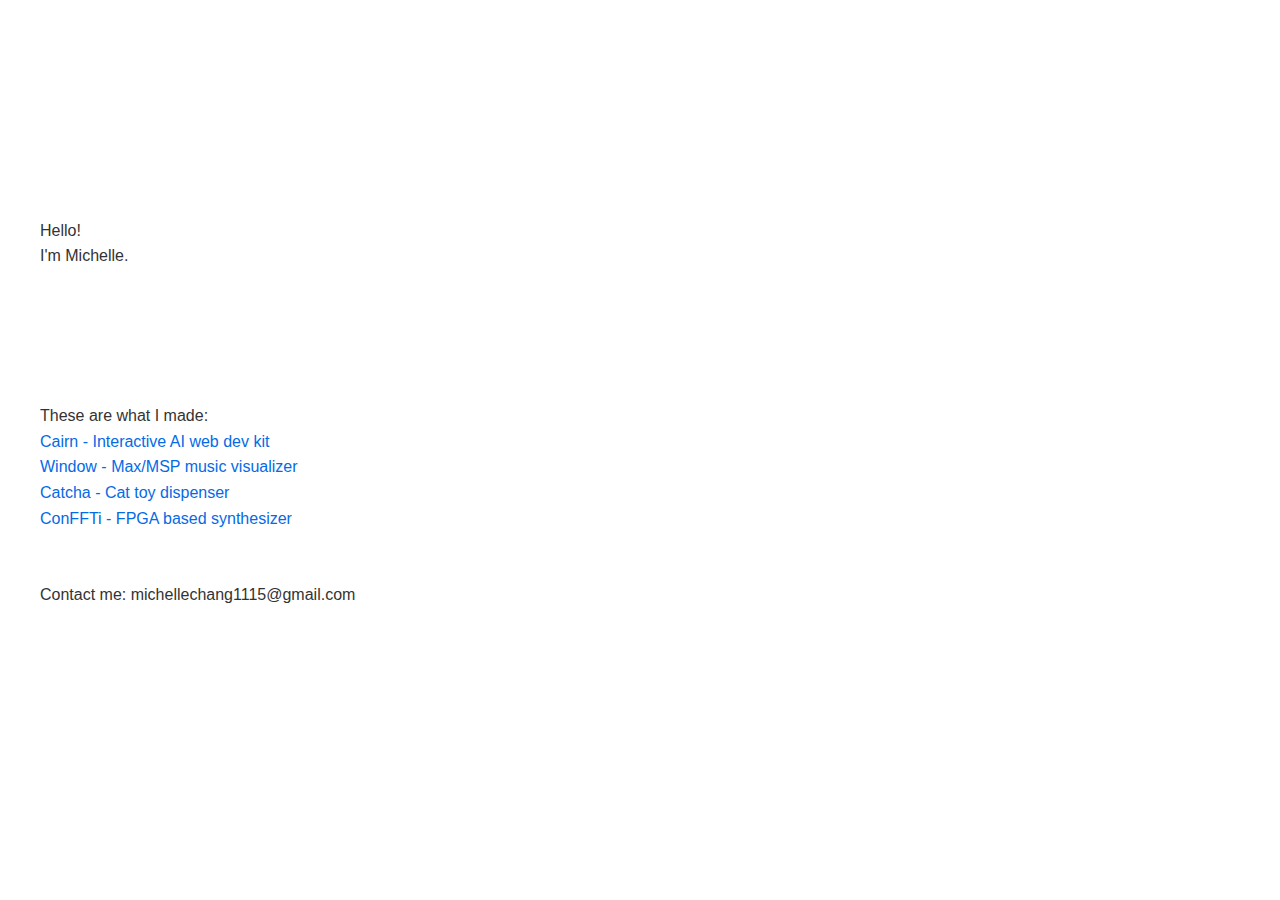
<file: index.html>
<!DOCTYPE html>
<html lang="en">
<head>
    <meta charset="UTF-8">
    <meta name="viewport" content="width=device-width, initial-scale=1.0">
    <link rel="stylesheet" href="css/style.css" /> 
    <title>MichelleC</title>
</head>
<body>

    <div class="container">
        <br>
        <br>
        <br>
        <br>
        <br>
        <br>
        <section id="about" class="about">
            <p>Hello!</p>
            <p>I'm Michelle.</p>
        </section>

        <br>
        <br>
        <br>
        <br>

        <p>These are what I made:</p>

        <a href="projects/cairn.html" class="project-link">Cairn - Interactive AI web dev kit</a>
        <br>        
        <a href="projects/window.html" class="project-link">Window - Max/MSP music visualizer</a>
        <br>        
        <a href="projects/catcha.html" class="project-link">Catcha - Cat toy dispenser</a>
        <br>        
        <a href="projects/conffti.html" class="project-link">ConFFTi - FPGA based synthesizer</a>


        <br>
        <br>
        <br>

        <p>Contact me: michellechang1115@gmail.com</p>

    </div>

</body>
</html>
</file>
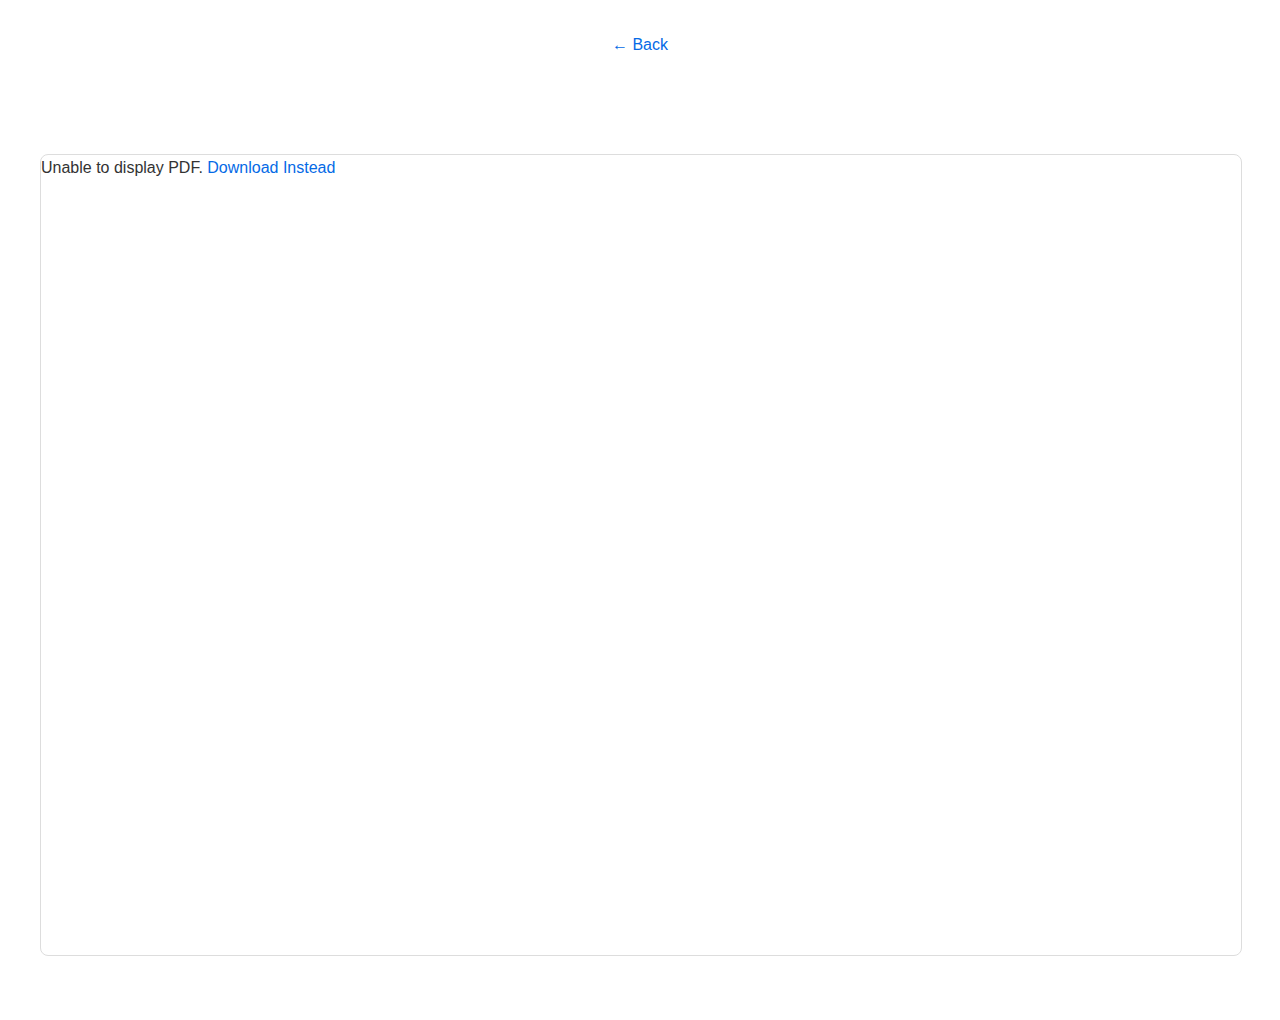
<file: projects/cairn.html>
<!DOCTYPE html>
<html lang="en">
<head>
    <meta charset="UTF-8">
    <meta name="viewport" content="width=device-width, initial-scale=1.0">
    <title>MichelleC</title>
    <link rel="stylesheet" href="../css/style.css">
</head>
<body>
    <header>
        <a href="../index.html">← Back</a>
    </header>

    <main class="container">
        <div class="pdf-container">
            <object
                data="../assets/projects/cairn.pdf"
                type="application/pdf"
                class="pdf-viewer">
                <p>Unable to display PDF. <a href="../assets/projects/cairn.pdf">Download Instead</a></p>
            </object>
        </div>
    </main>
</body>
</html>
</file>
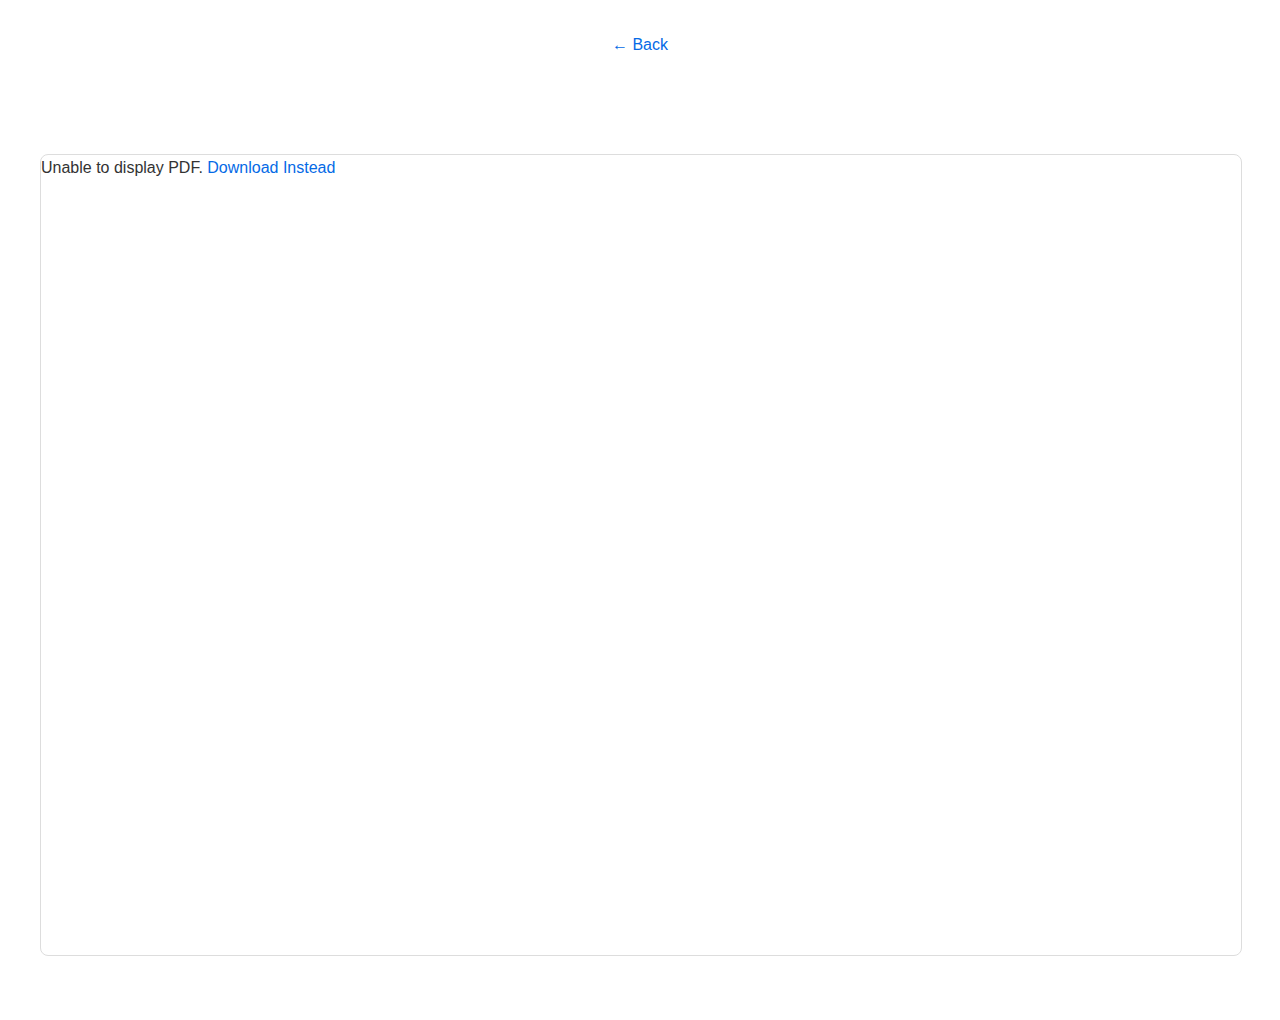
<file: projects/catcha.html>
<!DOCTYPE html>
<html lang="en">
<head>
    <meta charset="UTF-8">
    <meta name="viewport" content="width=device-width, initial-scale=1.0">
    <title>MichelleC</title>
    <link rel="stylesheet" href="../css/style.css">
</head>
<body>
    <header>
        <a href="../index.html">← Back</a>
    </header>

    <main class="container">
        <div class="pdf-container">
            <object
                data="../assets/projects/catcha.pdf"
                type="application/pdf"
                class="pdf-viewer">
                <p>Unable to display PDF. <a href="../assets/projects/catcha.pdf">Download Instead</a></p>
            </object>
        </div>
    </main>
</body>
</html>
</file>
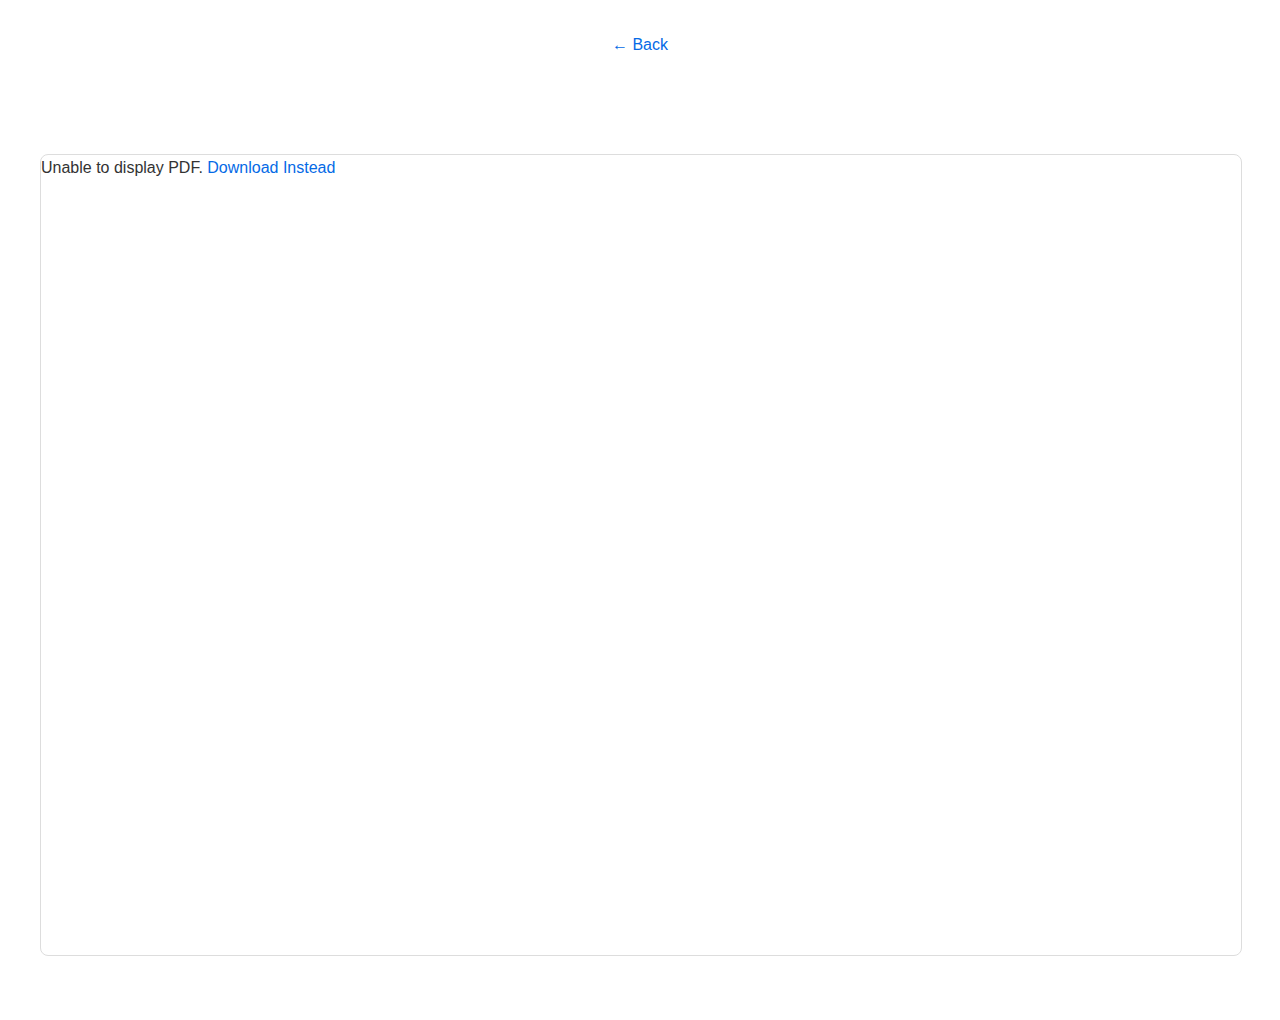
<file: projects/conffti.html>
<!DOCTYPE html>
<html lang="en">
<head>
    <meta charset="UTF-8">
    <meta name="viewport" content="width=device-width, initial-scale=1.0">
    <title>MichelleC</title>
    <link rel="stylesheet" href="../css/style.css">
</head>
<body>
    <header>
        <a href="../index.html">← Back</a>
    </header>

    <main class="container">
        <div class="pdf-container">
            <object
                data="../assets/projects/conffti.pdf"
                type="application/pdf"
                class="pdf-viewer">
                <p>Unable to display PDF. <a href="../assets/projects/conffti.pdf">Download Instead</a></p>
            </object>
        </div>
    </main>
</body>
</html>
</file>
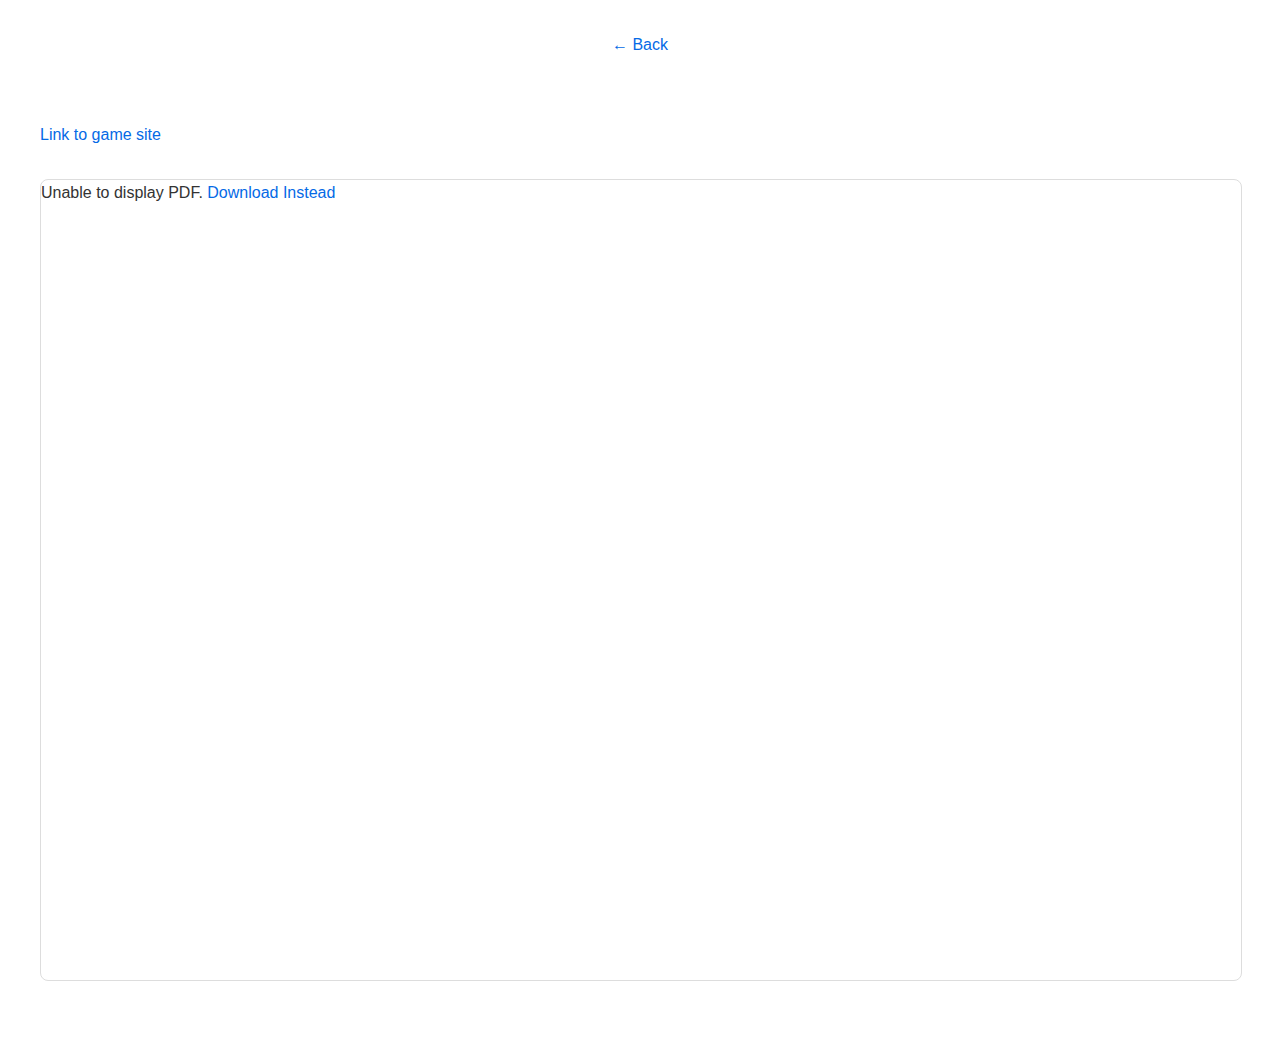
<file: projects/enviro.html>
<!DOCTYPE html>
<html lang="en">
<head>
    <meta charset="UTF-8">
    <meta name="viewport" content="width=device-width, initial-scale=1.0">
    <title>Michelle Chang</title>
    <link rel="stylesheet" href="../css/style.css">
</head>
<body>
    <header>
        <a href="../index.html">← Back</a>
    </header>

    

    <main class="container">
        <a target="_blank" href="https://dmcdominic.itch.io/enviro">Link to game site</a>
        <div class="pdf-container">
            <object
                data="../assets/projects/enviro.pdf"
                type="application/pdf"
                class="pdf-viewer">
                <p>Unable to display PDF. <a href="../assets/projects/enviro.pdf">Download Instead</a></p>
            </object>
        </div>
    </main>
</body>
</html>
</file>
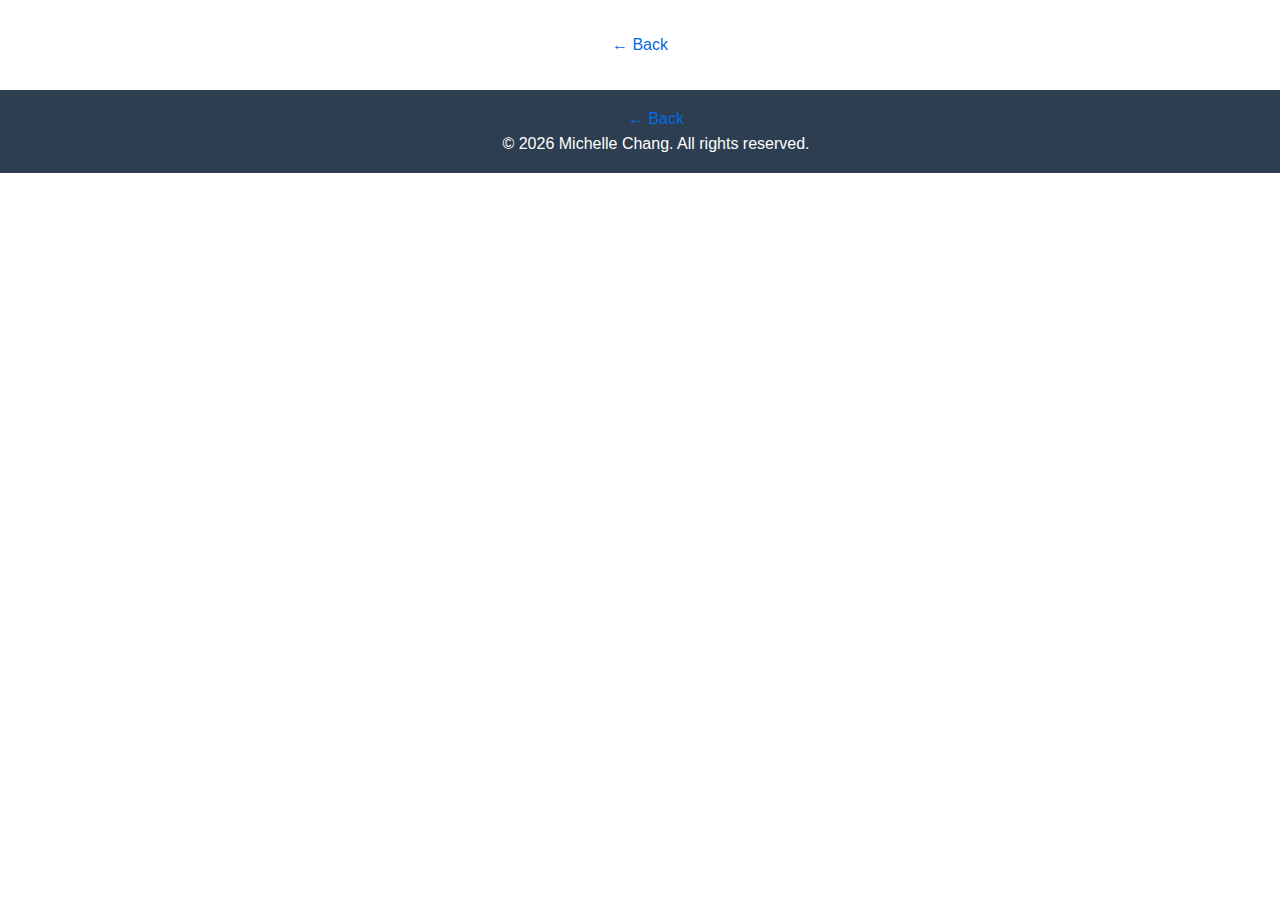
<file: projects/frictionless.html>
<!DOCTYPE html>
<html lang="en">
<head>
    <meta charset="UTF-8">
    <meta name="viewport" content="width=device-width, initial-scale=1.0">
    <title>Michelle Chang - Frictionless</title>
    <link rel="stylesheet" href="../css/style.css">
</head>
<body>
    <header>
        <a href="../index.html">← Back</a>
    </header>

    
    <!-- Footer -->
    <footer>
        <a href="../index.html">← Back</a>
        <p class="copyright">© 2026 Michelle Chang. All rights reserved.</p>
    </footer>
    
</body>
</html>
</file>
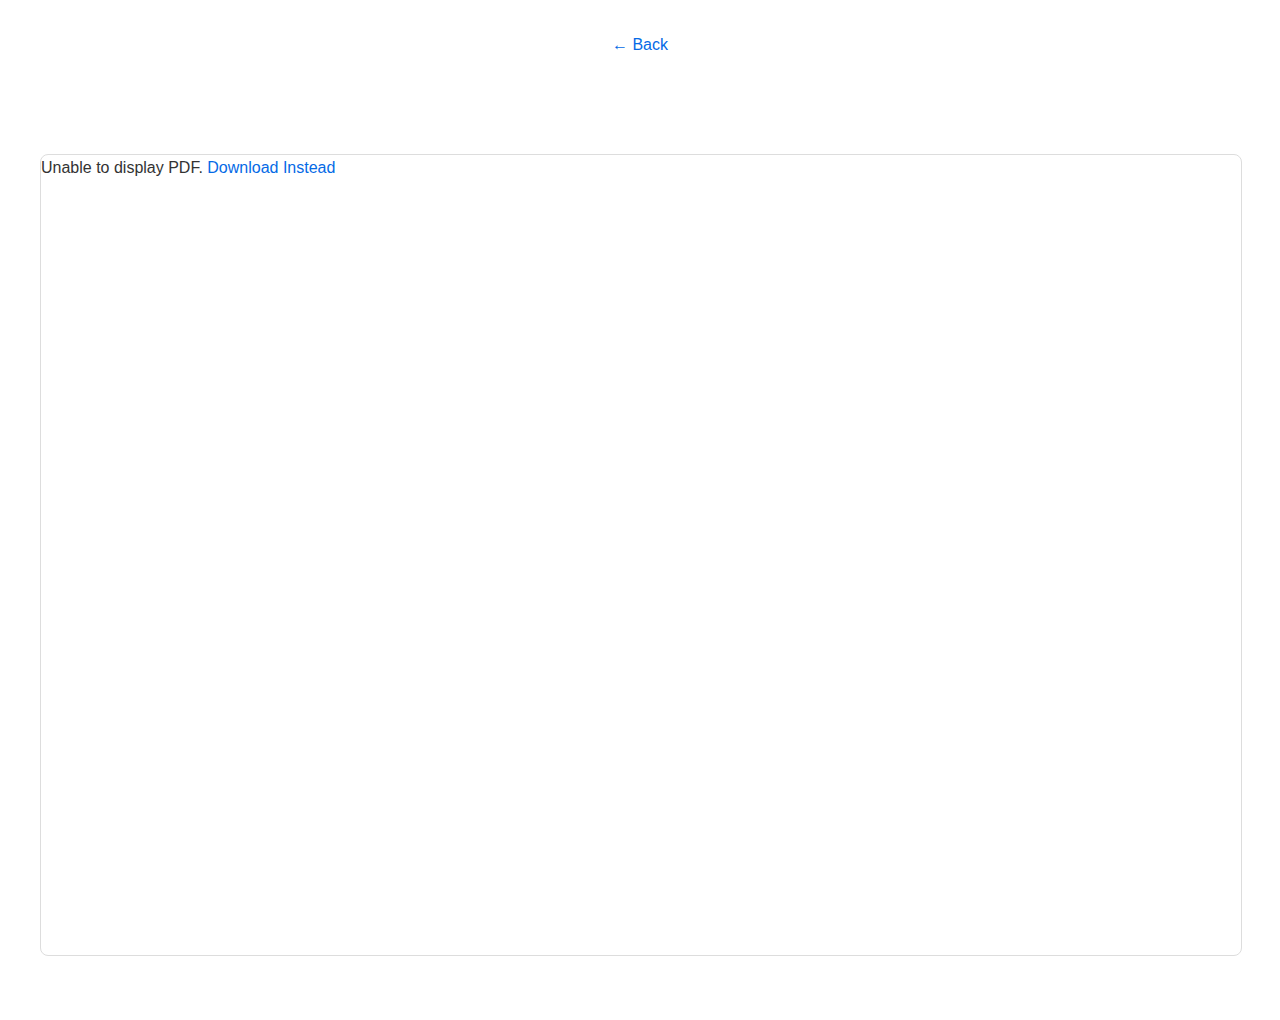
<file: projects/window.html>
<!DOCTYPE html>
<html lang="en">
<head>
    <meta charset="UTF-8">
    <meta name="viewport" content="width=device-width, initial-scale=1.0">
    <title>MichelleC</title>
    <link rel="stylesheet" href="../css/style.css">
</head>
<body>
    <header>
        <a href="../index.html">← Back</a>
    </header>

    <div class="container">
        <div class="pdf-container">
            <object
                data="../assets/projects/window.pdf"
                type="application/pdf"
                class="pdf-viewer">
                <p>Unable to display PDF. <a href="../assets/projects/window.pdf">Download Instead</a></p>
            </object>
        </div>
    </div>
</body>
</html>
</file>
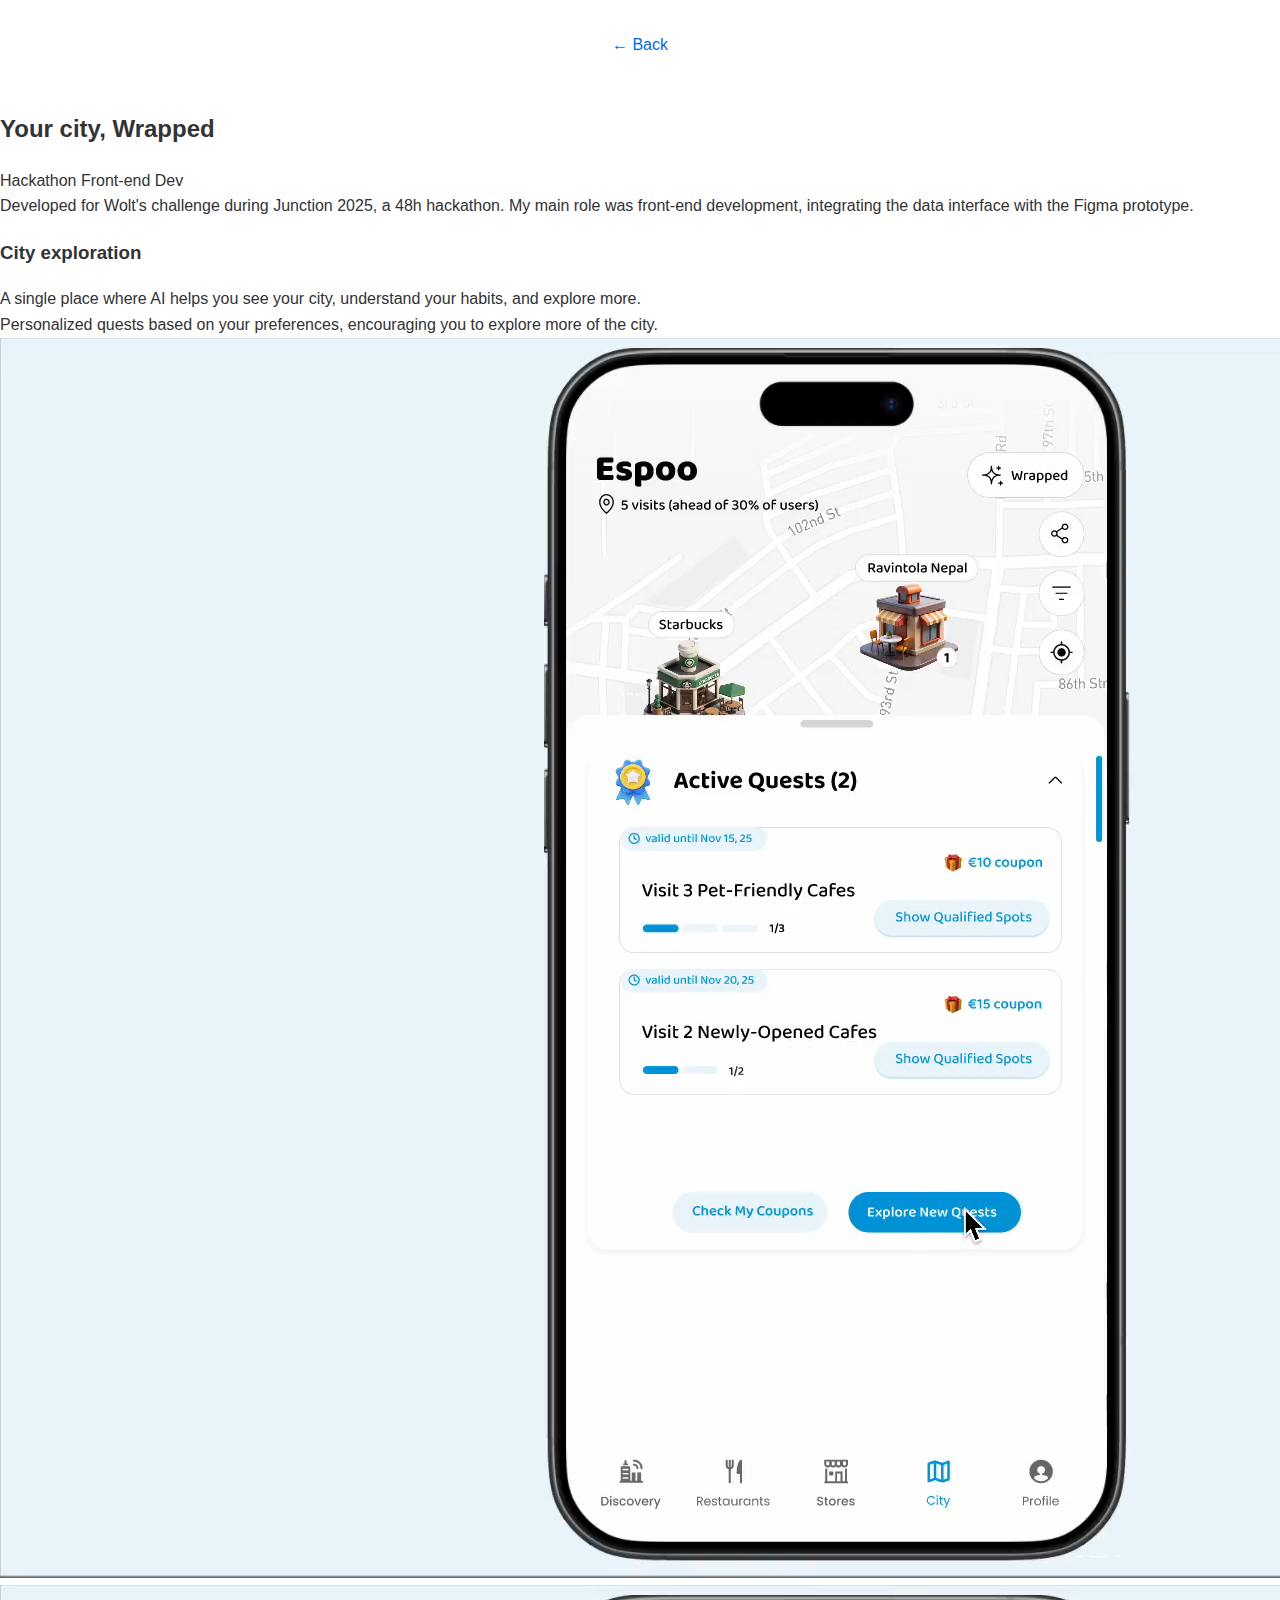
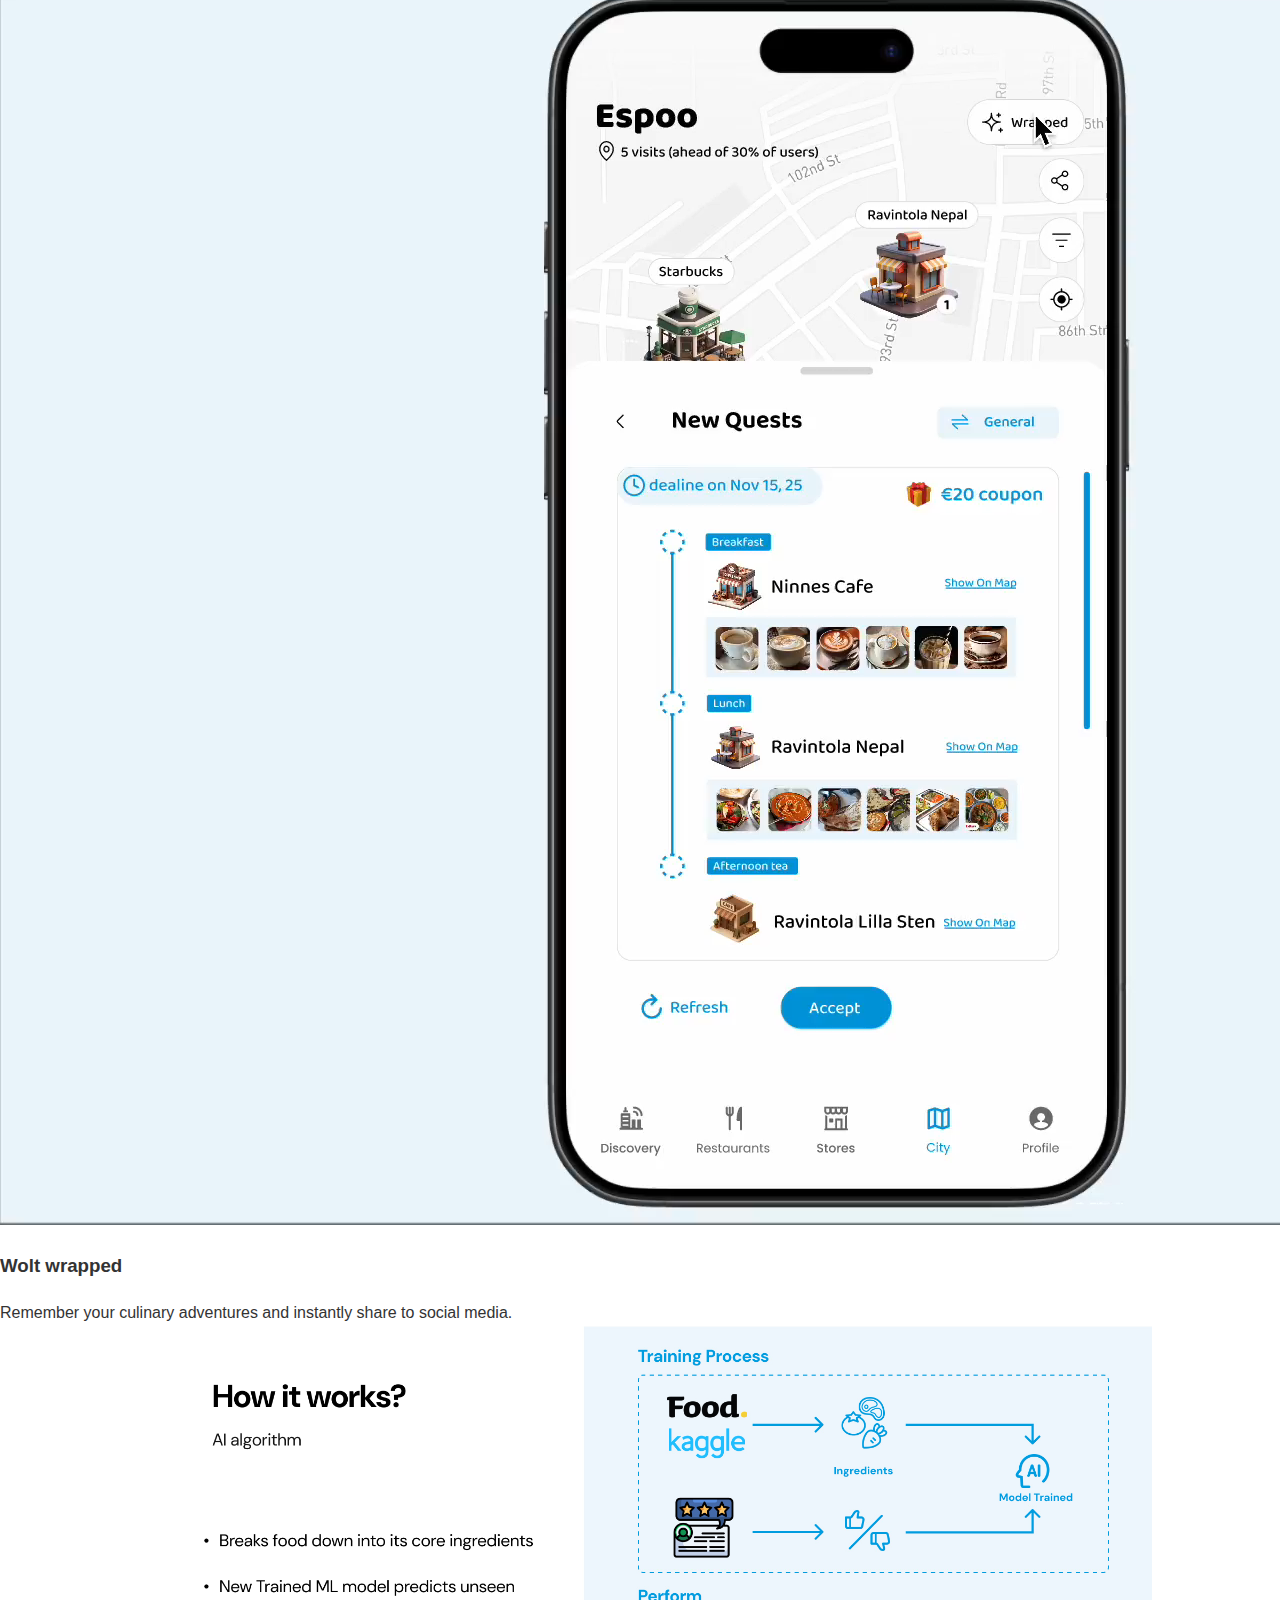
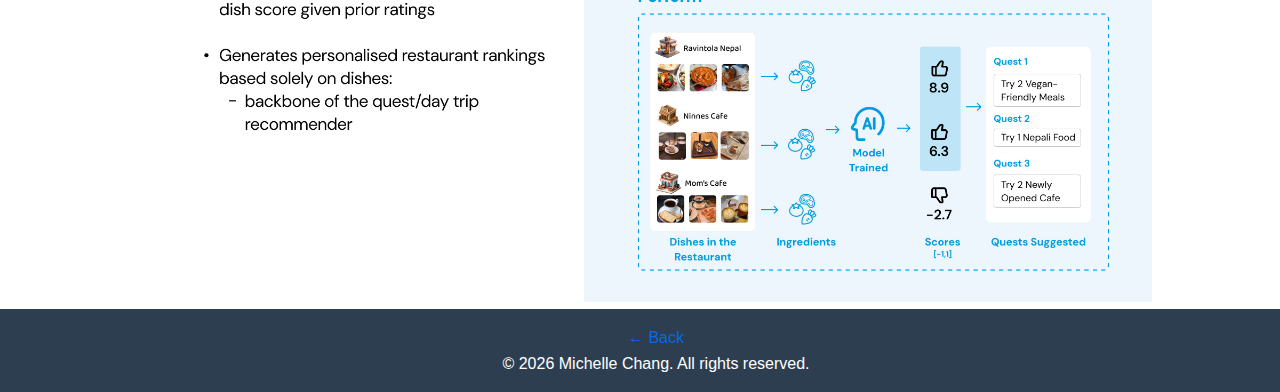
<file: projects/wolt.html>
<!DOCTYPE html>
<html lang="en">
<head>
    <meta charset="UTF-8">
    <meta name="viewport" content="width=device-width, initial-scale=1.0">
    <title>Michelle Chang - Wolt</title>
    <link rel="stylesheet" href="../css/style.css">
</head>
<body>
    <header>
        <a href="../index.html">← Back</a>
    </header>

    <!-- Project Title & Overview -->
    <div class="project-intro">
        <h2>Your city, Wrapped</h2>
        <span class="project-tags">
                <span class="tag">Hackathon</span>
                <span class="tag">Front-end Dev</span>
        </span>
        <p>Developed for Wolt's challenge during Junction 2025, a 48h hackathon. My main role was front-end development, integrating the data interface with the Figma prototype.</p>
    </div>

    <!-- Main Content -->
    <div class="content-section">

        <div class="content-block">
            <div class="content-grid right-heavy">
                <div class="text-content">
                    <h3>City exploration</h3>
                    <p>A single place where AI helps you see your city, understand your habits, and explore more.</p>
                    <p>Personalized quests based on your preferences, encouraging you to explore more of the city.</p>
                </div>
                <div class="media-container">
                    <video autoplay loop muted playsinline>
                        <source src="../assets/images/wolt-quests.mp4" type="video/mp4">
                    </video>
                </div>
            </div>
        </div>

        <div class="content-block">
            <div class="content-grid left-heavy">
                <div class="media-container">
                    <video autoplay loop muted playsinline>
                        <source src="../assets/images/wolt-wrapped.mp4" type="video/mp4">
                    </video>
                </div>
                <div class="text-content">
                    <h3>Wolt wrapped</h3>
                    <p>Remember your culinary adventures and instantly share to social media.</p>
                </div>
            </div>
        </div>

        <!-- Full Width Media with Caption -->
        <div class="content-block">
            <div class="media-full" style="max-width: 80vw; margin: 0 auto;">
                <div class="media-container">
                    <img src="../assets/images/wolt-works.jpg" alt="Description">
                </div>
            </div>
            <!-- <div class="text-content">
                <p style="text-align: center; color: #888; font-size: 0.9rem;">Image caption or description</p>
            </div> -->
        </div>

    </div>

    <!-- Footer -->
    <footer>
        <a href="../index.html">← Back</a>
        <p class="copyright">© 2026 Michelle Chang. All rights reserved.</p>
    </footer>
    
    
</body>
</html>
</file>
<file: css/style.css>
:root {
    --primary-color: #2a2a2a;
    --accent-color: #4a90e2;
    --link-color: #056ae6;
    --link-hover-color: #63f463;
    --background-color: #ffffff;
    --text-color: #333333;
    --heading-font: 'Helvetica Neue', sans-serif;
    --body-font: 'Helvetica Neue', sans-serif;
}

body {
    font-family: 'Arial', sans-serif;
    line-height: 1.6;
    margin: 0;
    padding: 0;
    color: #333;
    font-family: var(--body-font);
    color: var(--text-color);
}

header {
    background-color: white;
    color: white;
    text-align: center;
    padding: 2rem 0;
}

nav {
    background-color: white;
    padding: 1rem;
    text-align: center;
}

nav a {
    color: white;
    text-decoration: none;
    margin: 0 1rem;
    padding: 0.5rem 1rem;
    border-radius: 4px;
    transition: background-color 0.3s;
}

nav a:hover {
    background-color: white;
}

.container {
    max-width: 1200px;
    margin: 0 auto;
    padding: 2rem;
}

.about, .projects, .contact {
    margin: 2rem 0;
}

.project-grid {
    display: grid;
    grid-template-columns: repeat(auto-fit, minmax(300px, 1fr));
    gap: 2rem;
    margin-top: 1rem;
}

.project-card {
    border: 1px solid #ddd;
    padding: 1rem;
    border-radius: 8px;
}

footer {
    background-color: #2c3e50;
    color: white;
    text-align: center;
    padding: 1rem;
    position: relative;
    bottom: 0;
    width: 100%;
}

/* Project card images */
.card-image {
    width: 100%;
    height: 200px;
    object-fit: cover;
    border-radius: 8px;
    margin-bottom: 1rem;
}

/* Main project image on project pages */
.project-main-image {
    width: 100%;
    max-height: 500px;
    object-fit: contain;
    border-radius: 8px;
    margin: 2rem 0;
    box-shadow: 0 2px 8px rgba(0, 0, 0, 0.1);
}

/* Project gallery */
.project-gallery {
    display: grid;
    grid-template-columns: repeat(auto-fit, minmax(300px, 1fr));
    gap: 1rem;
    margin: 2rem 0;
}

.gallery-image {
    width: 60%;
    height: 60%;
    object-fit: cover;
    /* transition: transform 0.2s; */
    cursor: pointer;
}

/* .gallery-image:hover {
    transform: scale(1.02);
} */

/* Ensure responsive images */
img {
    max-width: 100%;
    height: auto;
}

.pdf-container {
    width: 100%;
    height: 800px;
    margin: 2rem 0;
    border: 1px solid #ddd;
    border-radius: 8px;
    overflow: hidden;
}

.pdf-viewer {
    width: 100%;
    height: 100%;
    border: none;
}

a {
    color: var(--link-color);
    text-decoration: none;
}

a:hover {
    color: var(--link-hover-color);
}

p {
    margin: 0;
    font-size: 8;
}

p.custom-space {
    margin-bottom: 0.25rem;  /* Even smaller space */
}
</file>
